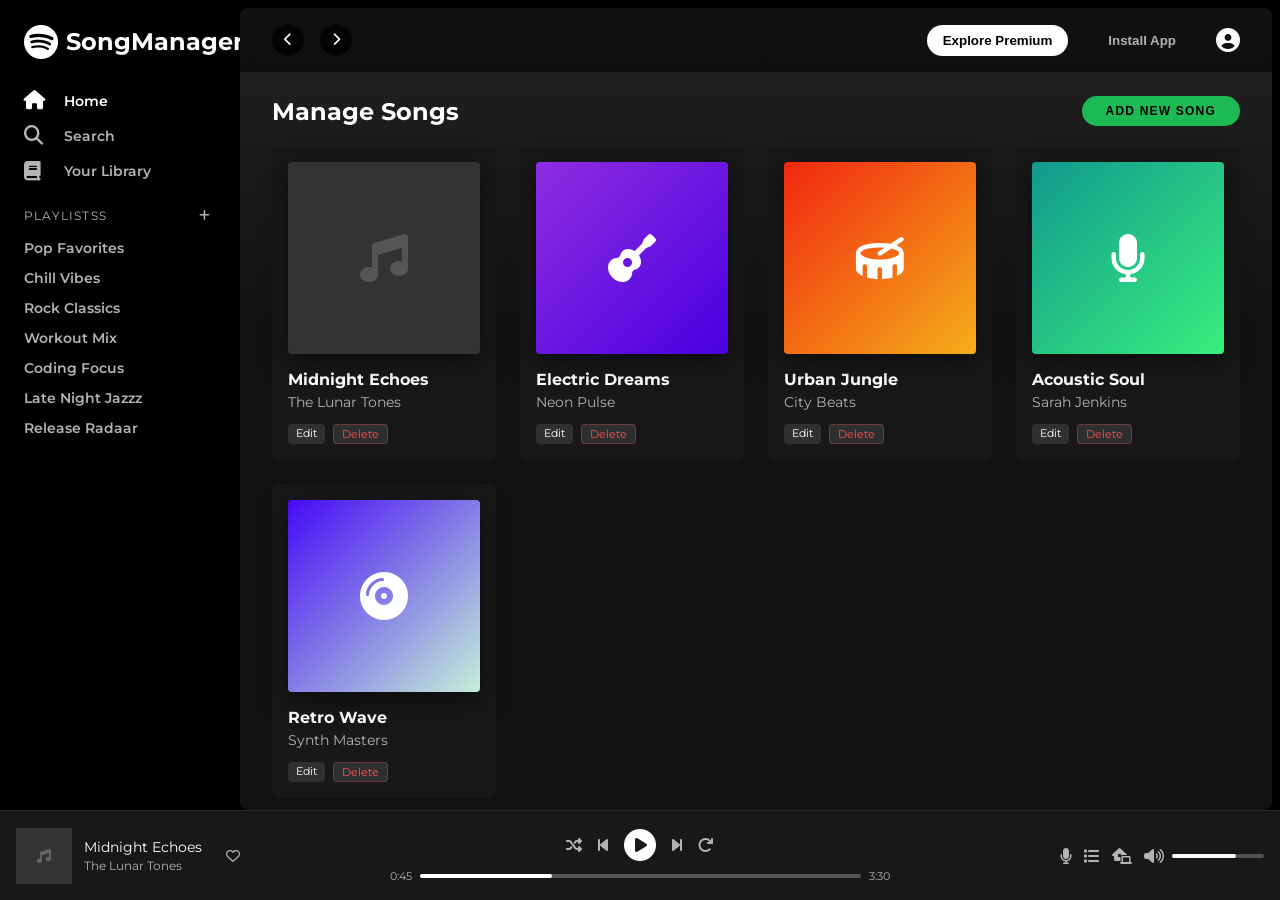
<file: index.html>
<!DOCTYPE html>
<html lang="en">
<head>
    <meta charset="UTF-8">
    <meta name="viewport" content="width=device-width, initial-scale=1.0">
    <title>Song Manager</title>
    <link rel="stylesheet" href="style.css">
    <link rel="stylesheet" href="https://cdnjs.cloudflare.com/ajax/libs/font-awesome/6.4.0/css/all.min.css">
    <link href="https://fonts.googleapis.com/css2?family=Montserrat:wght@400;600;700&display=swap" rel="stylesheet">
</head>
<body>
    <div class="container">
        <!-- Sidebar -->
        <div class="sidebar">
            <div class="logo">
                <i class="fab fa-spotify"></i>
                <span>SongManager</span>
            </div>
            
            <div class="navigation-module">
                <ul>
                    <li class="active"><a href="#"><i class="fas fa-home"></i> <span>Home</span></a></li>
                    <li><a href="#"><i class="fas fa-search"></i> <span>Search</span></a></li>
                    <li><a href="#"><i class="fas fa-book"></i> <span>Your Library</span></a></li>
                </ul>
            </div>

            <div class="navigation-module playlist-module">
                <div class="playlist-header">
                    <span>PLAYLISTSS</span>
                    <i class="fas fa-plus action-icon" title="Create Playlist"></i>
                </div>
                <div class="playlist-scroll-area">
                    <ul>
                        <li><a href="#">Pop Favorites</a></li>
                        <li><a href="#">Chill Vibes</a></li>
                        <li><a href="#">Rock Classics</a></li>
                        <li><a href="#">Workout Mix</a></li>
                        <li><a href="#">Coding Focus</a></li>
                        <li><a href="#">Late Night Jazzz</a></li>
                        <li><a href="#">Release Radaar</a></li>
                    </ul>
                </div>
            </div>
        </div>

        <!-- Main Content -->
        <div class="main-content">
            <div class="top-bar">
                <div class="nav-arrows">
                    <button class="nav-btn"><i class="fas fa-chevron-left"></i></button>
                    <button class="nav-btn"><i class="fas fa-chevron-right"></i></button>
                </div>
                <div class="user-actions">
                    <button class="action-btn pill-btn primary">Explore Premium</button>
                    <button class="action-btn pill-btn">Install App</button>
                    <div class="user-profile">
                        <i class="fas fa-user-circle"></i>
                    </div>
                </div>
            </div>

            <div class="content-area">
                <div class="section-header">
                    <h2>Manage Songs</h2>
                    <button class="add-song-btn">Add New Song</button>
                </div>

                <div class="cards-grid">
                    <!-- Song Card 1 -->
                    <div class="card">
                        <div class="card-image">
                            <i class="fas fa-music placeholder-icon"></i>
                            <button class="play-btn"><i class="fas fa-play"></i></button>
                        </div>
                        <div class="card-info">
                            <h3>Midnight Echoes</h3>
                            <p>The Lunar Tones</p>
                        </div>
                        <div class="card-badges">
                            <span class="badge">Edit</span>
                            <span class="badge delete">Delete</span>
                        </div>
                    </div>

                    <!-- Song Card 2 -->
                    <div class="card">
                        <div class="card-image style-2">
                            <i class="fas fa-guitar placeholder-icon"></i>
                            <button class="play-btn"><i class="fas fa-play"></i></button>
                        </div>
                        <div class="card-info">
                            <h3>Electric Dreams</h3>
                            <p>Neon Pulse</p>
                        </div>
                        <div class="card-badges">
                            <span class="badge">Edit</span>
                            <span class="badge delete">Delete</span>
                        </div>
                    </div>

                    <!-- Song Card 3 -->
                    <div class="card">
                        <div class="card-image style-3">
                            <i class="fas fa-drum placeholder-icon"></i>
                            <button class="play-btn"><i class="fas fa-play"></i></button>
                        </div>
                        <div class="card-info">
                            <h3>Urban Jungle</h3>
                            <p>City Beats</p>
                        </div>
                        <div class="card-badges">
                            <span class="badge">Edit</span>
                            <span class="badge delete">Delete</span>
                        </div>
                    </div>

                    <!-- Song Card 4 -->
                    <div class="card">
                        <div class="card-image style-4">
                            <i class="fas fa-microphone placeholder-icon"></i>
                            <button class="play-btn"><i class="fas fa-play"></i></button>
                        </div>
                        <div class="card-info">
                            <h3>Acoustic Soul</h3>
                            <p>Sarah Jenkins</p>
                        </div>
                        <div class="card-badges">
                            <span class="badge">Edit</span>
                            <span class="badge delete">Delete</span>
                        </div>
                    </div>

                    <!-- Song Card 5 -->
                    <div class="card">
                        <div class="card-image style-1">
                            <i class="fas fa-compact-disc placeholder-icon"></i>
                            <button class="play-btn"><i class="fas fa-play"></i></button>
                        </div>
                        <div class="card-info">
                            <h3>Retro Wave</h3>
                            <p>Synth Masters</p>
                        </div>
                        <div class="card-badges">
                            <span class="badge">Edit</span>
                            <span class="badge delete">Delete</span>
                        </div>
                    </div>
                </div>

                <div class="section-header">
                    <h2>Recent Albums</h2>
                    <a href="#" class="see-all">Show all</a>
                </div>

                <div class="cards-grid">
                     <!-- Album Card 1 -->
                     <div class="card">
                        <div class="card-image style-5">
                            <i class="fas fa-record-vinyl placeholder-icon"></i>
                            <button class="play-btn"><i class="fas fa-play"></i></button>
                        </div>
                        <div class="card-info">
                            <h3>Golden Hour</h3>
                            <p>The Solars</p>
                        </div>
                    </div>
                </div>
            </div>
        </div>

        <!-- Now Playing Bar -->
        <div class="player-bar">
            <div class="now-playing">
                <div class="album-art">
                    <i class="fas fa-music"></i>
                </div>
                <div class="track-info">
                    <div class="track-name">Midnight Echoes</div>
                    <div class="artist-name">The Lunar Tones</div>
                </div>
                <div class="like-icon">
                    <i class="far fa-heart"></i>
                </div>
            </div>

            <div class="player-controls">
                <div class="control-buttons">
                    <button class="control-btn shuffle"><i class="fas fa-random"></i></button>
                    <button class="control-btn prev"><i class="fas fa-step-backward"></i></button>
                    <button class="control-btn play-circle"><i class="fas fa-play-circle"></i></button>
                    <button class="control-btn next"><i class="fas fa-step-forward"></i></button>
                    <button class="control-btn repeat"><i class="fas fa-redo"></i></button>
                </div>
                <div class="playback-bar">
                    <span class="time current">0:45</span>
                    <div class="progress-bar-container">
                        <div class="progress-bar"></div>
                    </div>
                    <span class="time total">3:30</span>
                </div>
            </div>

            <div class="volume-controls">
                <button class="control-btn"><i class="fas fa-microphone"></i></button>
                <button class="control-btn"><i class="fas fa-list"></i></button>
                <button class="control-btn"><i class="fas fa-laptop-house"></i></button>
                <div class="volume-slider">
                    <button class="control-btn"><i class="fas fa-volume-up"></i></button>
                    <div class="progress-bar-container volume">
                        <div class="progress-bar" style="width: 70%"></div>
                    </div>
                </div>
            </div>
        </div>
    </div>
</body>
</html>
</file>
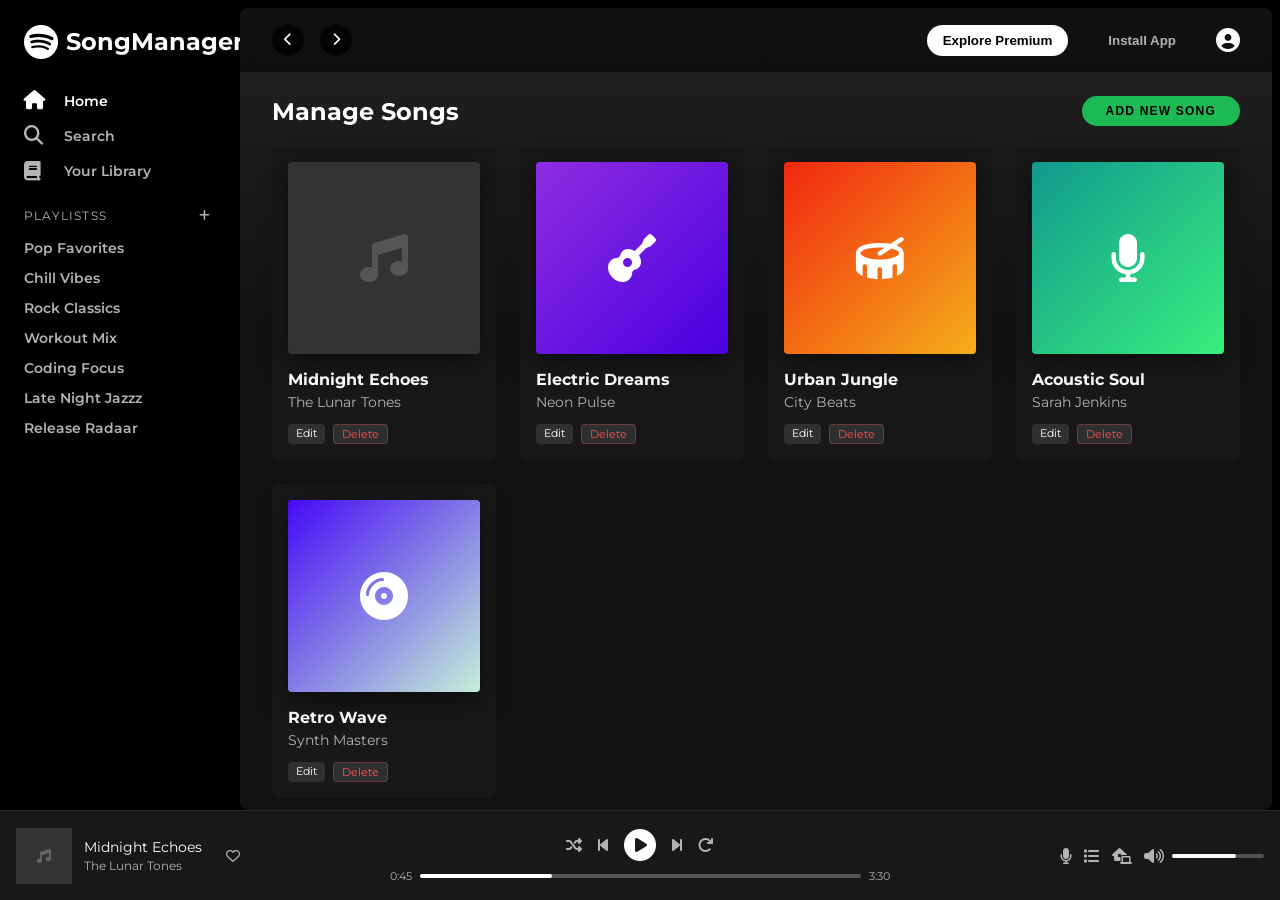
<file: index1.html>
<!DOCTYPE html>
<html lang="en">
<head>
    <meta charset="UTF-8">
    <meta name="viewport" content="width=device-width, initial-scale=1.0">
    <title>Song Manager</title>
    <link rel="stylesheet" href="style.css">
    <link rel="stylesheet" href="https://cdnjs.cloudflare.com/ajax/libs/font-awesome/6.4.0/css/all.min.css">
    <link href="https://fonts.googleapis.com/css2?family=Montserrat:wght@400;600;700&display=swap" rel="stylesheet">
</head>
<body>
    <div class="container">
        <!-- Sidebar -->
        <div class="sidebar">
            <div class="logo">
                <i class="fab fa-spotify"></i>
                <span>SongManagerr</span>
            </div>
            
            <div class="navigation-module">
                <ul>
                    <li class="active"><a href="#"><i class="fas fa-home"></i> <span>Home</span></a></li>
                    <li><a href="#"><i class="fas fa-search"></i> <span>Search</span></a></li>
                    <li><a href="#"><i class="fas fa-book"></i> <span>Your Library</span></a></li>
                </ul>
            </div>

            <div class="navigation-module playlist-module">
                <div class="playlist-header">
                    <span>PLAYLISTSS</span>
                    <i class="fas fa-plus action-icon" title="Create Playlist"></i>
                </div>
                <div class="playlist-scroll-area">
                    <ul>
                        <li><a href="#">Pop Favorites</a></li>
                        <li><a href="#">Chill Vibes</a></li>
                        <li><a href="#">Rock Classics</a></li>
                        <li><a href="#">Workout Mix</a></li>
                        <li><a href="#">Coding Focus</a></li>
                        <li><a href="#">Late Night Jazzz</a></li>
                        <li><a href="#">Release Radaar</a></li>
                    </ul>
                </div>
            </div>
        </div>

        <!-- Main Content -->
        <div class="main-content">
            <div class="top-bar">
                <div class="nav-arrows">
                    <button class="nav-btn"><i class="fas fa-chevron-left"></i></button>
                    <button class="nav-btn"><i class="fas fa-chevron-right"></i></button>
                </div>
                <div class="user-actions">
                    <button class="action-btn pill-btn primary">Explore Premium</button>
                    <button class="action-btn pill-btn">Install App</button>
                    <div class="user-profile">
                        <i class="fas fa-user-circle"></i>
                    </div>
                </div>
            </div>

            <div class="content-area">
                <div class="section-header">
                    <h2>Manage Songs</h2>
                    <button class="add-song-btn">Add New Song</button>
                </div>

                <div class="cards-grid">
                    <!-- Song Card 1 -->
                    <div class="card">
                        <div class="card-image">
                            <i class="fas fa-music placeholder-icon"></i>
                            <button class="play-btn"><i class="fas fa-play"></i></button>
                        </div>
                        <div class="card-info">
                            <h3>Midnight Echoes</h3>
                            <p>The Lunar Tones</p>
                        </div>
                        <div class="card-badges">
                            <span class="badge">Edit</span>
                            <span class="badge delete">Delete</span>
                        </div>
                    </div>

                    <!-- Song Card 2 -->
                    <div class="card">
                        <div class="card-image style-2">
                            <i class="fas fa-guitar placeholder-icon"></i>
                            <button class="play-btn"><i class="fas fa-play"></i></button>
                        </div>
                        <div class="card-info">
                            <h3>Electric Dreams</h3>
                            <p>Neon Pulse</p>
                        </div>
                        <div class="card-badges">
                            <span class="badge">Edit</span>
                            <span class="badge delete">Delete</span>
                        </div>
                    </div>

                    <!-- Song Card 3 -->
                    <div class="card">
                        <div class="card-image style-3">
                            <i class="fas fa-drum placeholder-icon"></i>
                            <button class="play-btn"><i class="fas fa-play"></i></button>
                        </div>
                        <div class="card-info">
                            <h3>Urban Jungle</h3>
                            <p>City Beats</p>
                        </div>
                        <div class="card-badges">
                            <span class="badge">Edit</span>
                            <span class="badge delete">Delete</span>
                        </div>
                    </div>

                    <!-- Song Card 4 -->
                    <div class="card">
                        <div class="card-image style-4">
                            <i class="fas fa-microphone placeholder-icon"></i>
                            <button class="play-btn"><i class="fas fa-play"></i></button>
                        </div>
                        <div class="card-info">
                            <h3>Acoustic Soul</h3>
                            <p>Sarah Jenkins</p>
                        </div>
                        <div class="card-badges">
                            <span class="badge">Edit</span>
                            <span class="badge delete">Delete</span>
                        </div>
                    </div>

                    <!-- Song Card 5 -->
                    <div class="card">
                        <div class="card-image style-1">
                            <i class="fas fa-compact-disc placeholder-icon"></i>
                            <button class="play-btn"><i class="fas fa-play"></i></button>
                        </div>
                        <div class="card-info">
                            <h3>Retro Wave</h3>
                            <p>Synth Masters</p>
                        </div>
                        <div class="card-badges">
                            <span class="badge">Edit</span>
                            <span class="badge delete">Delete</span>
                        </div>
                    </div>
                </div>

                <div class="section-header">
                    <h2>Recent Albums</h2>
                    <a href="#" class="see-all">Show all</a>
                </div>

                <div class="cards-grid">
                     <!-- Album Card 1 -->
                     <div class="card">
                        <div class="card-image style-5">
                            <i class="fas fa-record-vinyl placeholder-icon"></i>
                            <button class="play-btn"><i class="fas fa-play"></i></button>
                        </div>
                        <div class="card-info">
                            <h3>Golden Hour</h3>
                            <p>The Solars</p>
                        </div>
                    </div>
                </div>
            </div>
        </div>

        <!-- Now Playing Bar -->
        <div class="player-bar">
            <div class="now-playing">
                <div class="album-art">
                    <i class="fas fa-music"></i>
                </div>
                <div class="track-info">
                    <div class="track-name">Midnight Echoes</div>
                    <div class="artist-name">The Lunar Tones</div>
                </div>
                <div class="like-icon">
                    <i class="far fa-heart"></i>
                </div>
            </div>

            <div class="player-controls">
                <div class="control-buttons">
                    <button class="control-btn shuffle"><i class="fas fa-random"></i></button>
                    <button class="control-btn prev"><i class="fas fa-step-backward"></i></button>
                    <button class="control-btn play-circle"><i class="fas fa-play-circle"></i></button>
                    <button class="control-btn next"><i class="fas fa-step-forward"></i></button>
                    <button class="control-btn repeat"><i class="fas fa-redo"></i></button>
                </div>
                <div class="playback-bar">
                    <span class="time current">0:45</span>
                    <div class="progress-bar-container">
                        <div class="progress-bar"></div>
                    </div>
                    <span class="time total">3:30</span>
                </div>
            </div>

            <div class="volume-controls">
                <button class="control-btn"><i class="fas fa-microphone"></i></button>
                <button class="control-btn"><i class="fas fa-list"></i></button>
                <button class="control-btn"><i class="fas fa-laptop-house"></i></button>
                <div class="volume-slider">
                    <button class="control-btn"><i class="fas fa-volume-up"></i></button>
                    <div class="progress-bar-container volume">
                        <div class="progress-bar" style="width: 70%"></div>
                    </div>
                </div>
            </div>
        </div>
    </div>
</body>
</html>
</file>
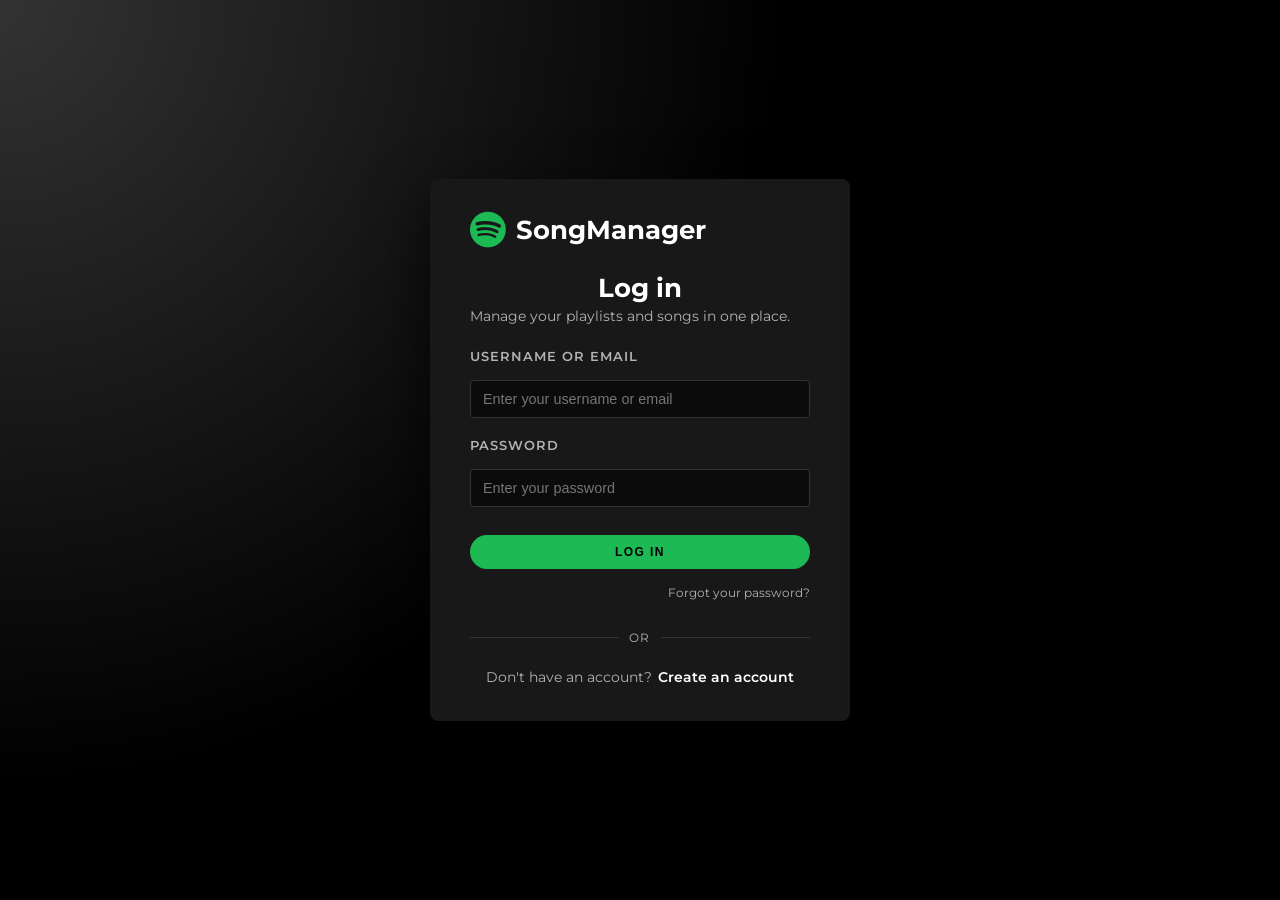
<file: login.html>
<!DOCTYPE html>
<html lang="en">
<head>
    <meta charset="UTF-8">
    <meta name="viewport" content="width=device-width, initial-scale=1.0">
    <title>Song Manager - Login</title>
    <link rel="stylesheet" href="style.css">
    <link rel="stylesheet" href="https://cdnjs.cloudflare.com/ajax/libs/font-awesome/6.4.0/css/all.min.css">
    <link href="https://fonts.googleapis.com/css2?family=Montserrat:wght@400;600;700&display=swap" rel="stylesheet">
</head>
<body class="login-body">
    <div class="login-page-container">
        <div class="login-card">
            <div class="login-logo">
                <i class="fab fa-spotify"></i>
                <span>SongManager</span>
            </div>

            <h1 class="login-title"><center>Log in</center></h1>
            <p class="login-subtitle">Manage your playlists and songs in one place.</p>

            <form class="login-form">
                <label for="identifier" class="login-label">Username or email</label>
                <input type="text" id="identifier" name="identifier" class="login-input" placeholder="Enter your username or email" required>

                <label for="password" class="login-label">Password</label>
                <input type="password" id="password" name="password" class="login-input" placeholder="Enter your password" required>

                <button type="submit" class="login-btn">Log in</button>

                <div class="login-helper-row">
                    <a href="#" class="forgot-link">Forgot your password?</a>
                </div>

                <div class="divider">
                    <span>OR</span>
                </div>

                <div class="signup-row">
                    <span class="signup-text">Don't have an account?</span>
                    <a href="signup.html" class="signup-link">Create an account</a>
                </div>
            </form>
        </div>
    </div>
</body>
</html>
</file>
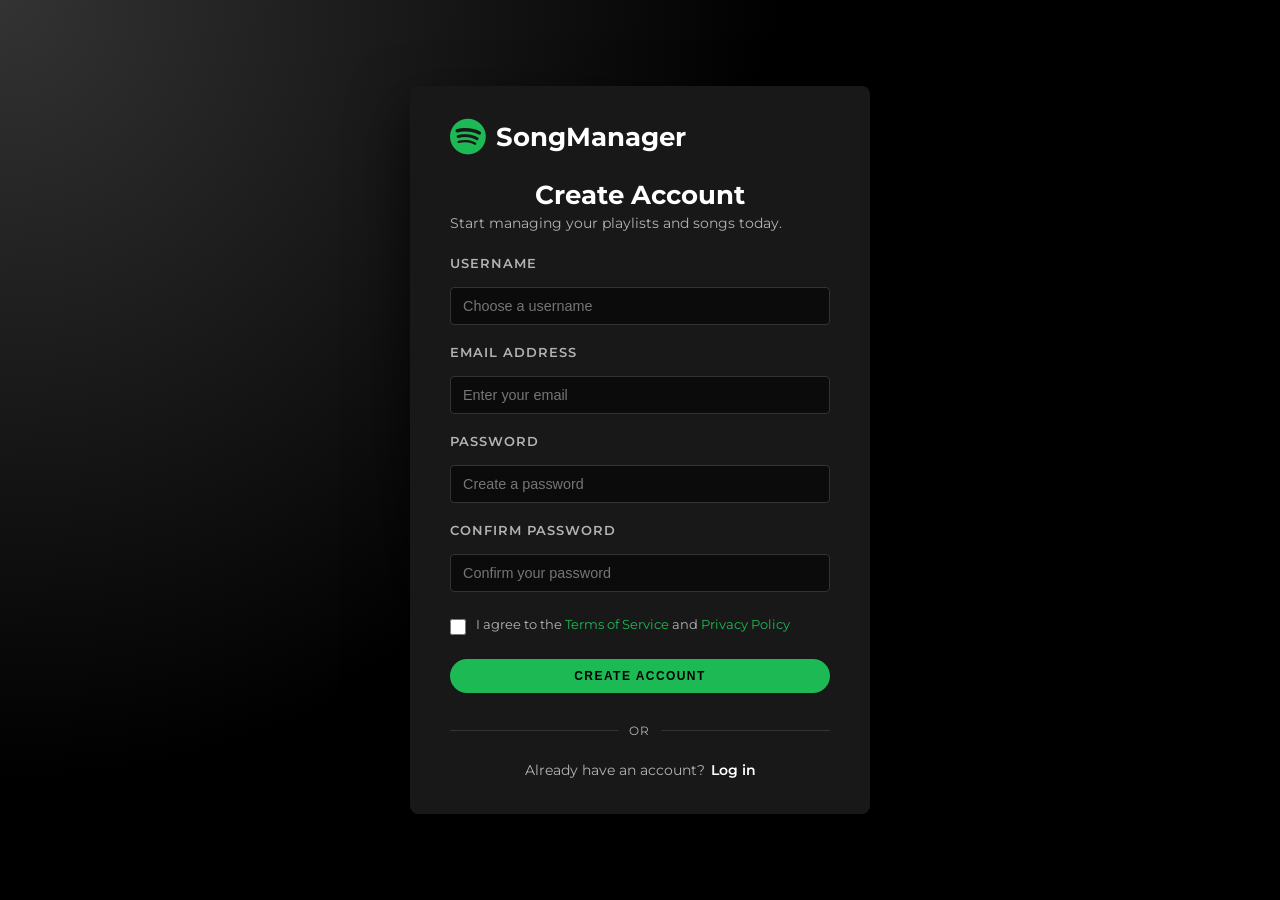
<file: signup.html>
<!DOCTYPE html>
<html lang="en">
<head>
    <meta charset="UTF-8">
    <meta name="viewport" content="width=device-width, initial-scale=1.0">
    <title>Song Manager - Sign Up</title>
    <link rel="stylesheet" href="style.css">
    <link rel="stylesheet" href="https://cdnjs.cloudflare.com/ajax/libs/font-awesome/6.4.0/css/all.min.css">
    <link href="https://fonts.googleapis.com/css2?family=Montserrat:wght@400;600;700&display=swap" rel="stylesheet">
</head>
<body class="login-body">
    <div class="login-page-container">
        <div class="login-card signup-card">
            <div class="login-logo">
                <i class="fab fa-spotify"></i>
                <span>SongManager</span>
            </div>

            <h1 class="login-title"><center>Create Account</center></h1>
            <p class="login-subtitle">Start managing your playlists and songs today.</p>

            <form class="login-form">
                <label for="username" class="login-label">Username</label>
                <input type="text" id="username" name="username" class="login-input" placeholder="Choose a username" required>

                <label for="email" class="login-label">Email Address</label>
                <input type="email" id="email" name="email" class="login-input" placeholder="Enter your email" required>

                <label for="password" class="login-label">Password</label>
                <input type="password" id="password" name="password" class="login-input" placeholder="Create a password" required>

                <label for="confirm-password" class="login-label">Confirm Password</label>
                <input type="password" id="confirm-password" name="confirm-password" class="login-input" placeholder="Confirm your password" required>

                <div class="terms-checkbox">
                    <input type="checkbox" id="terms" name="terms" required>
                    <label for="terms" class="terms-label">
                        I agree to the <a href="#" class="terms-link">Terms of Service</a> and <a href="#" class="terms-link">Privacy Policy</a>
                    </label>
                </div>

                <button type="submit" class="login-btn">Create Account</button>

                <div class="divider">
                    <span>OR</span>
                </div>

                <div class="signup-row">
                    <span class="signup-text">Already have an account?</span>
                    <a href="login.html" class="signup-link">Log in</a>
                </div>
            </form>
        </div>
    </div>
</body>
</html>
</file>
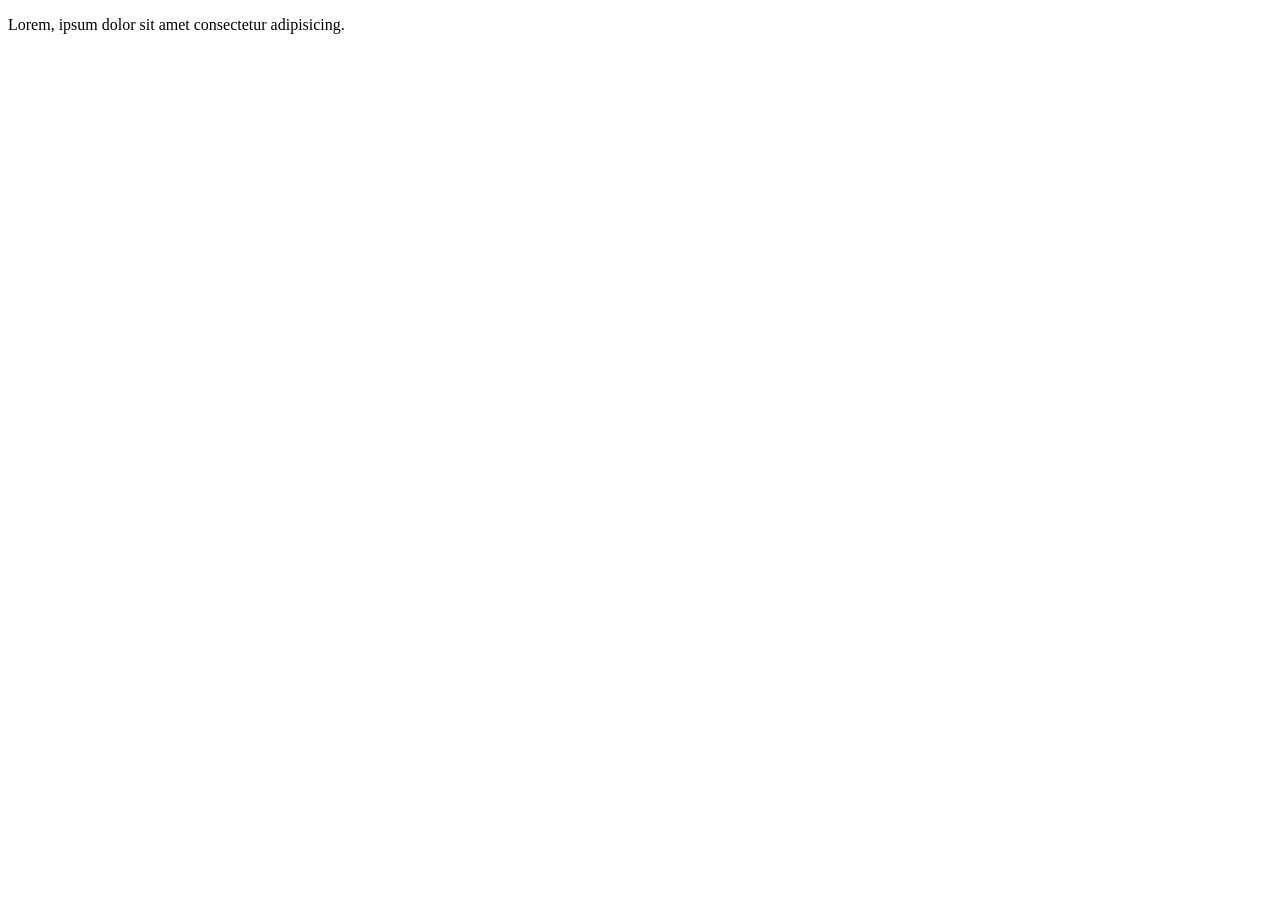
<file: userInformation.html>
<!DOCTYPE html>
<html lang="en">
<head>
    <meta charset="UTF-8">
    <meta name="viewport" content="width=device-width, initial-scale=1.0">
    <title>UserInformation</title>
</head>
<body>
    <p>Lorem, ipsum dolor sit amet consectetur adipisicing.</p>
</body>
</html>
</file>
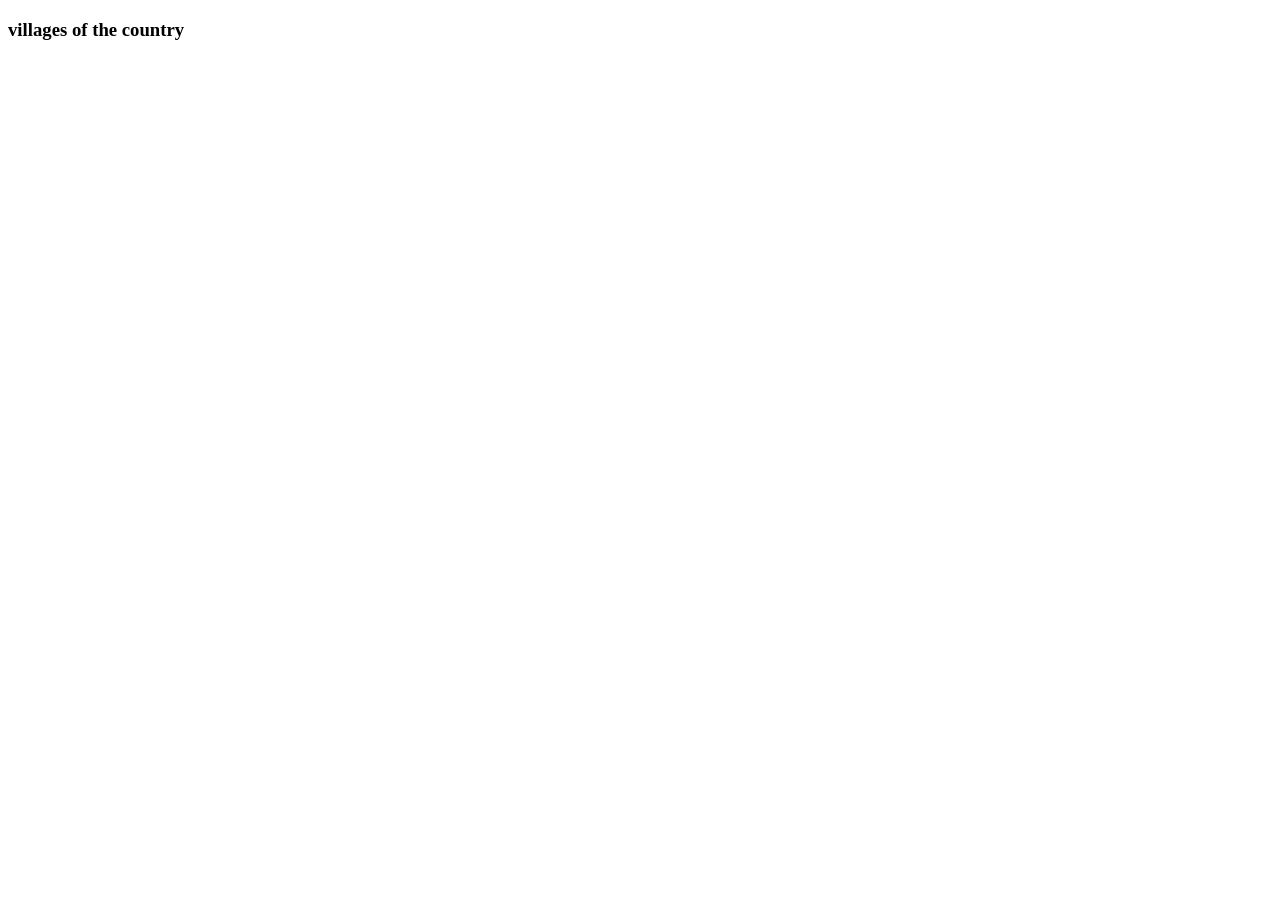
<file: content/village.html>
<!DOCTYPE html>
<html lang="en">
<head>
    <meta charset="UTF-8">
    <meta name="viewport" content="width=device-width, initial-scale=1.0">
    <title>villages
    </title>
</head>
<body>
    <h3>villages of the country</h3>
</body>
</html>
</file>
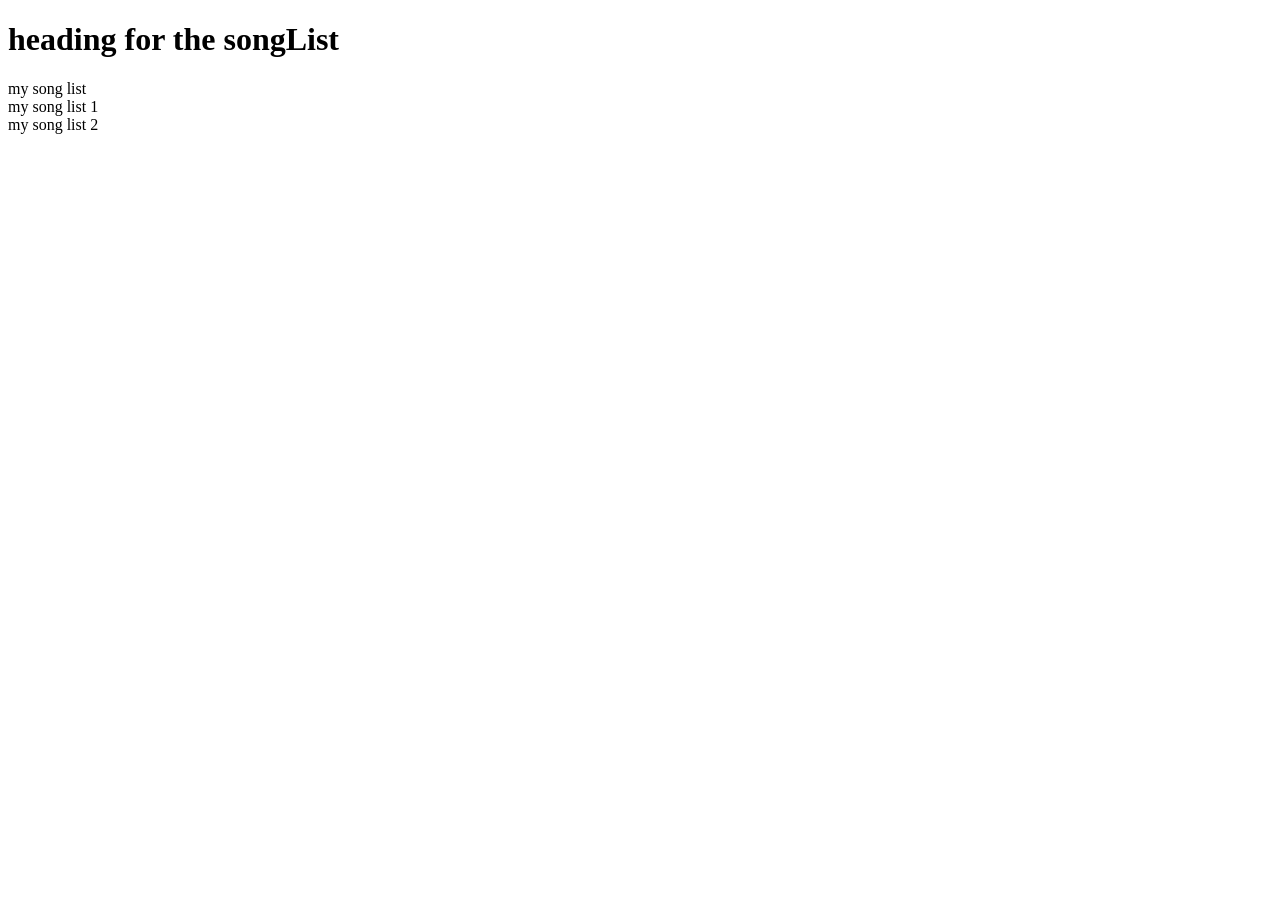
<file: songList/songList.html>
<!DOCTYPE html>
<html lang="en">
<head>
    <meta charset="UTF-8">
    <meta name="viewport" content="width=device-width, initial-scale=1.0">
    <title>songList</title>
</head>
<body>
    <h1>heading for the songList</h1>
    <div>my song list </div>
    <div>my song list 1 </div>
    <div>my song list 2 </div>
</body>
</html>
</file>
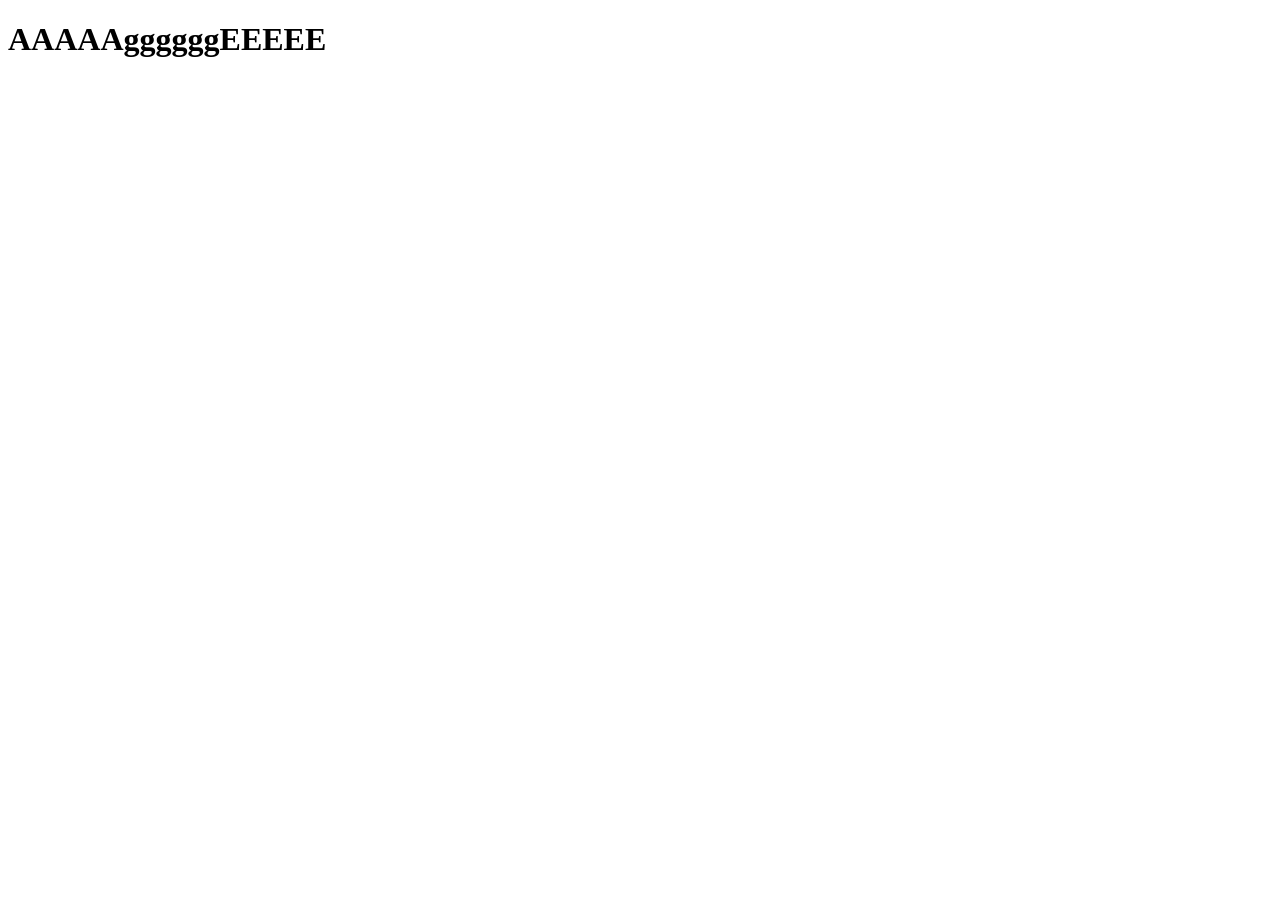
<file: users/userAge.html>
<!DOCTYPE html>
<html lang="en">
<head>
    <meta charset="UTF-8">
    <meta name="viewport" content="width=device-width, initial-scale=1.0">
    <title>Age</title>
</head>
<body>
    <h1>AAAAAggggggEEEEE</h1>
</body>
</html>
</file>
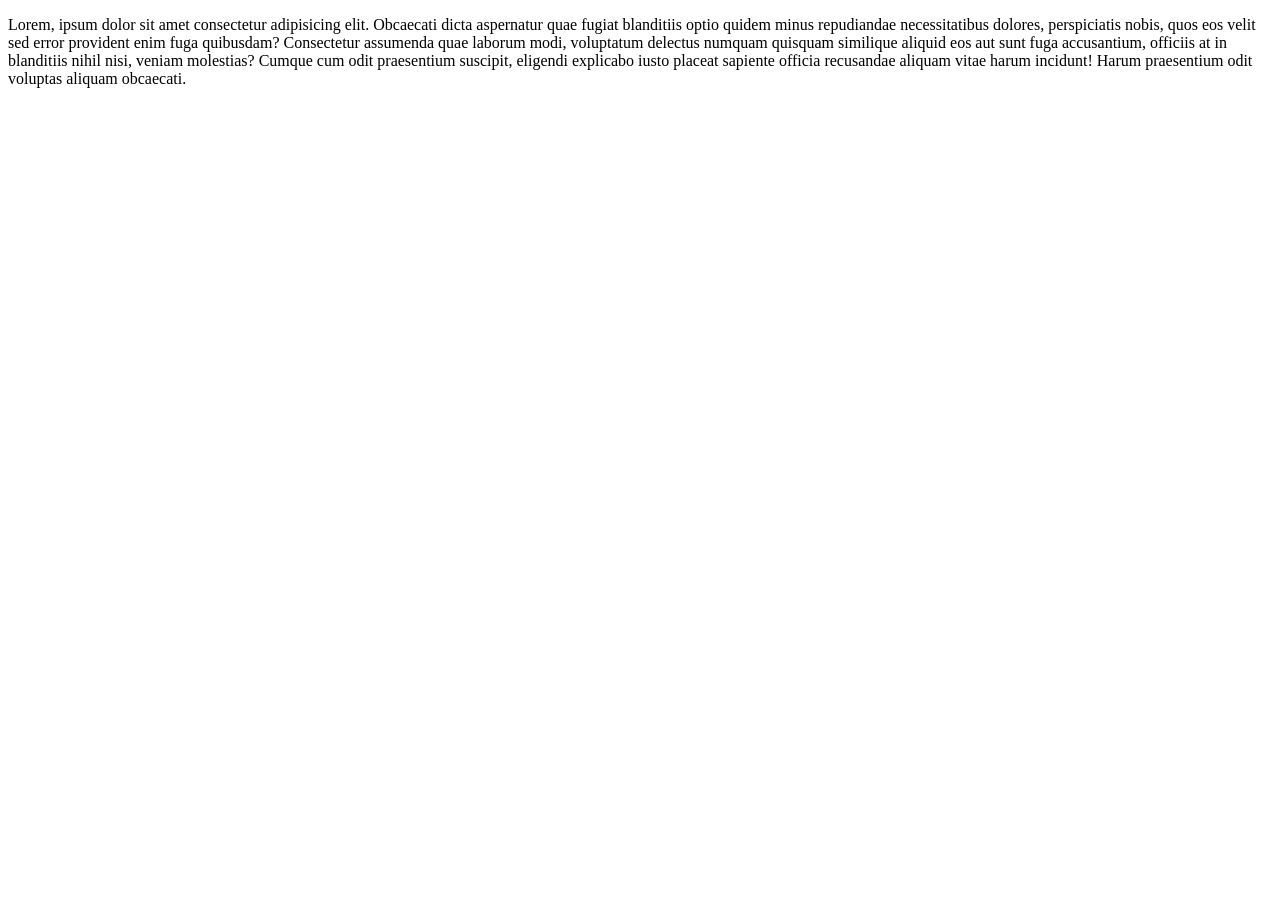
<file: users/userName.html>
<!DOCTYPE html>
<html lang="en">
<head>
    <meta charset="UTF-8">
    <meta name="viewport" content="width=device-width, initial-scale=1.0">
    <title>Document</title>
</head>
<body>
    <p>Lorem, ipsum dolor sit amet consectetur adipisicing elit. 
        Obcaecati dicta aspernatur quae fugiat blanditiis optio quidem 
        minus repudiandae necessitatibus dolores, perspiciatis nobis, 
        quos eos velit sed error provident enim fuga quibusdam? 
        Consectetur assumenda quae laborum modi, voluptatum delectus 
        numquam quisquam similique aliquid eos aut sunt fuga accusantium,
         officiis at in blanditiis nihil nisi, veniam molestias? Cumque cum 
         odit praesentium suscipit, eligendi explicabo iusto placeat sapiente 
         officia recusandae aliquam vitae harum incidunt! Harum praesentium 
         odit voluptas aliquam obcaecati.</p>
</body>
</html>
</file>
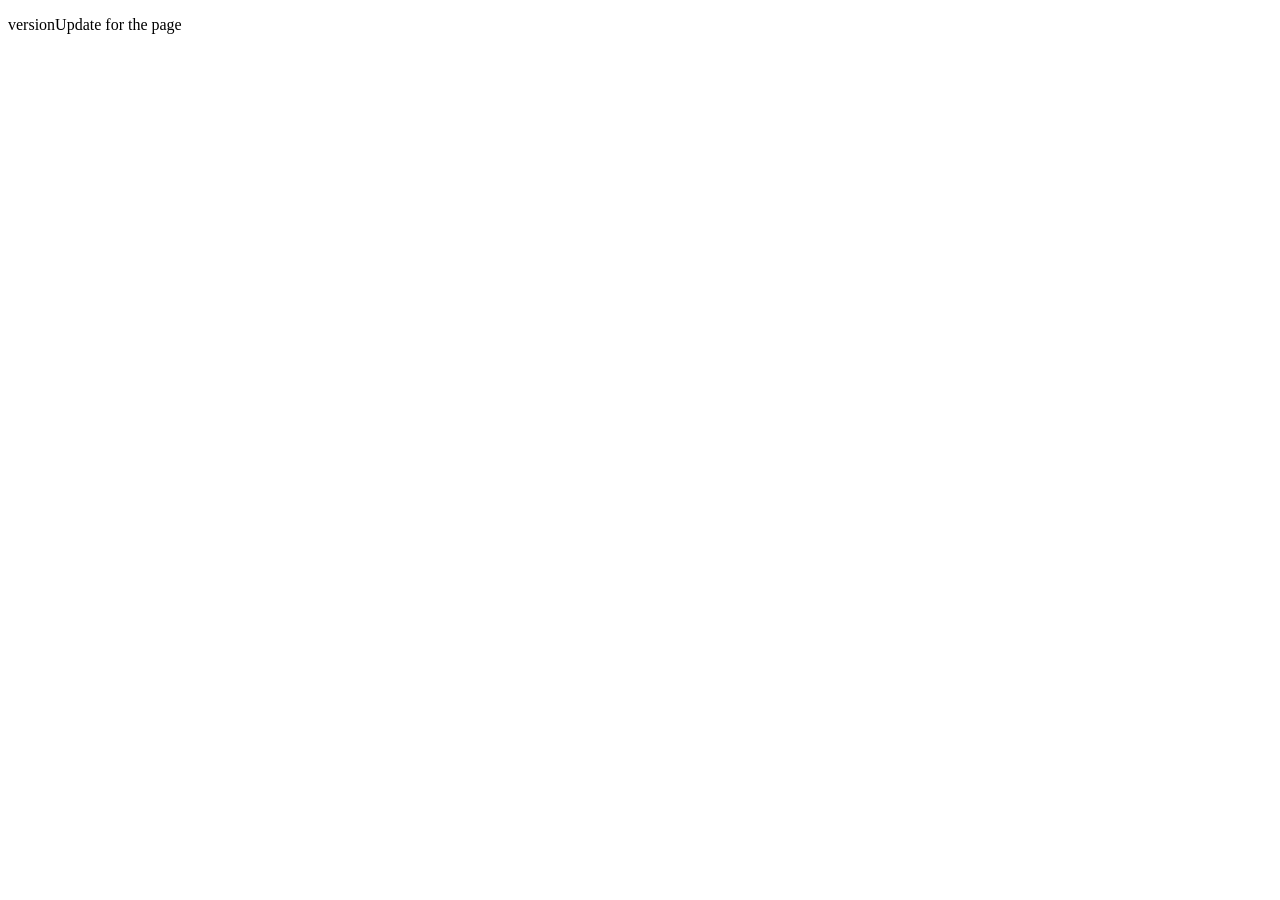
<file: versionUpdate/versionUpdate.html>
<!DOCTYPE html>
<html lang="en">
<head>
    <meta charset="UTF-8">
    <meta name="viewport" content="width=device-width, initial-scale=1.0">
    <title>versionUpdate</title>
</head>
<body>
    <p>versionUpdate for the page</p>
</body>
</html>
</file>
<file: style.css>
:root {
    --bg-black: #000000;
    --bg-dark: #121212;
    --bg-elevated: #181818;
    --bg-elevated-hover: #282828;
    --primary-green: #1db954;
    --primary-green-hover: #1ed760;
    --text-white: #ffffff;
    --text-grey: #b3b3b3;
    --border-radius-lg: 8px;
    --border-radius-pill: 32px;
}

* {
    margin: 0;
    padding: 0;
    box-sizing: border-box;
}

body {
    font-family: 'Montserrat', sans-serif;
    background-color: var(--bg-black);
    color: var(--text-white);
    height: 100vh;
    overflow: hidden; /* Prevent body scroll, handle internally */
    font-size: 0.875rem;
}

/* --- LOGIN PAGE --- */
.login-body {
    background: radial-gradient(circle at top left, #333 0%, #000 50%, #000 100%);
}

.login-page-container {
    height: 100vh;
    display: flex;
    align-items: center;
    justify-content: center;
    padding: 16px;
}

.login-card {
    background-color: var(--bg-elevated);
    border-radius: var(--border-radius-lg);
    padding: 32px 40px 36px;
    width: 100%;
    max-width: 420px;
    box-shadow: 0 24px 60px rgba(0, 0, 0, 0.7);
}

.login-logo {
    display: flex;
    align-items: center;
    gap: 10px;
    margin-bottom: 24px;
}

.login-logo i {
    font-size: 2.3rem;
    color: var(--primary-green);
}

.login-logo span {
    font-size: 1.6rem;
    font-weight: 700;
}

.login-title {
    font-size: 1.6rem;
    margin-bottom: 4px;
}

.login-subtitle {
    font-size: 0.9rem;
    color: var(--text-grey);
    margin-bottom: 24px;
}

.login-form {
    display: flex;
    flex-direction: column;
    gap: 12px;
}

.login-label {
    font-size: 0.8rem;
    font-weight: 600;
    text-transform: uppercase;
    letter-spacing: 0.08em;
    color: var(--text-grey);
}

.login-input {
    margin-top: 4px;
    margin-bottom: 8px;
    padding: 10px 12px;
    border-radius: 4px;
    border: 1px solid #333;
    background-color: #0b0b0b;
    color: var(--text-white);
    font-size: 0.9rem;
}

.login-input:focus {
    outline: none;
    border-color: var(--primary-green);
    box-shadow: 0 0 0 1px var(--primary-green);
}

.login-btn {
    margin-top: 8px;
    width: 100%;
    padding: 10px 16px;
    border-radius: var(--border-radius-pill);
    border: none;
    background-color: var(--primary-green);
    color: var(--bg-black);
    font-weight: 700;
    text-transform: uppercase;
    letter-spacing: 0.12em;
    font-size: 0.75rem;
    cursor: pointer;
    transition: background-color 0.1s, transform 0.1s;
}

.login-btn:hover {
    background-color: var(--primary-green-hover);
    transform: scale(1.02);
}

.login-helper-row {
    margin-top: 4px;
    display: flex;
    justify-content: flex-end;
}

.forgot-link {
    font-size: 0.75rem;
    color: var(--text-grey);
    text-decoration: none;
}

.forgot-link:hover {
    color: var(--text-white);
    text-decoration: underline;
}

.divider {
    display: flex;
    align-items: center;
    gap: 10px;
    margin: 18px 0 8px;
    color: var(--text-grey);
    font-size: 0.75rem;
    text-transform: uppercase;
    letter-spacing: 0.1em;
}

.divider::before,
.divider::after {
    content: "";
    flex: 1;
    height: 1px;
    background-color: #333;
}

.signup-row {
    display: flex;
    justify-content: center;
    align-items: center;
    gap: 6px;
    margin-top: 4px;
    font-size: 0.85rem;
}

.signup-text {
    color: var(--text-grey);
}

.signup-link {
    color: var(--text-white);
    text-decoration: none;
    font-weight: 600;
}

.signup-link:hover {
    color: var(--primary-green);
}

/* --- SIGNUP PAGE SPECIFIC --- */
.signup-card {
    max-width: 460px;
}

.terms-checkbox {
    display: flex;
    align-items: flex-start;
    gap: 10px;
    margin-top: 4px;
    margin-bottom: 4px;
}

.terms-checkbox input[type="checkbox"] {
    margin-top: 3px;
    width: 16px;
    height: 16px;
    cursor: pointer;
    accent-color: var(--primary-green);
}

.terms-label {
    font-size: 0.8rem;
    color: var(--text-grey);
    line-height: 1.4;
}

.terms-link {
    color: var(--primary-green);
    text-decoration: none;
}

.terms-link:hover {
    text-decoration: underline;
}

.container {
    display: grid;
    grid-template-columns: 240px 1fr;
    grid-template-rows: 1fr 90px; /* Main content + Player bar */
    height: 100vh;
    width: 100%;
}

/* --- SIDEBAR --- */
.sidebar {
    background-color: var(--bg-black);
    padding: 24px;
    display: flex;
    flex-direction: column;
    gap: 24px;
    grid-row: 1 / 2;
    grid-column: 1 / 2;
}

.logo {
    display: flex;
    align-items: center;
    gap: 8px;
    color: var(--text-white);
    font-size: 1.5rem;
    font-weight: 700;
    margin-bottom: 8px;
}

.logo i {
    font-size: 2.2rem;
}

.navigation-module ul {
    list-style: none;
    display: flex;
    flex-direction: column;
    gap: 16px;
}

.navigation-module li a {
    text-decoration: none;
    color: var(--text-grey);
    font-weight: 600;
    display: flex;
    align-items: center;
    gap: 16px;
    transition: color 0.2s;
    font-size: 0.9rem;
}

.navigation-module li a:hover, .navigation-module li.active a {
    color: var(--text-white);
}

.navigation-module li a i {
    font-size: 1.2rem;
    width: 24px; /* Icon alignment */
}

.playlist-header {
    display: flex;
    justify-content: space-between;
    align-items: center;
    color: var(--text-grey);
    font-size: 0.75rem;
    letter-spacing: 0.1em;
    margin-bottom: 12px;
}

.action-icon {
    cursor: pointer;
    padding: 5px;
}
.action-icon:hover {
    color: var(--text-white);
}

.playlist-scroll-area ul {
    list-style: none;
    display: flex;
    flex-direction: column;
    gap: 12px;
    height: 200px;
    overflow-y: auto; 
    /* Custom Scrollbar for list */
    padding-right: 10px;
}

.playlist-scroll-area::-webkit-scrollbar {
    width: 8px;
}
.playlist-scroll-area::-webkit-scrollbar-thumb {
    background-color: #555; 
    border-radius: 4px;
}

.playlist-scroll-area li a {
    text-decoration: none;
    color: var(--text-grey);
    font-size: 0.9rem;
    transition: color 0.2s;
    text-overflow: ellipsis;
    white-space: nowrap;
    overflow: hidden;
    display: block;
}

.playlist-scroll-area li a:hover {
    color: var(--text-white);
}

/* --- MAIN CONTENT --- */
.main-content {
    background-color: var(--bg-dark); /* Fallback */
    background: linear-gradient(180deg, #222 0%, var(--bg-dark) 40%);
    border-radius: 8px; /* Slightly rounded if we want margin globally, but standard spotify is flush mostly or gap */
    margin: 8px 8px 0 0; /* Add slight separation from sidebar */
    overflow-y: auto;
    position: relative;
    grid-row: 1 / 2;
    grid-column: 2 / 3;
}

/* Custom scrollbar for main content */
.main-content::-webkit-scrollbar {
    width: 12px;
}
.main-content::-webkit-scrollbar-thumb {
    background-color: rgba(255,255,255,0.3); 
}

.sticky-header {
    /* Not fully sticky in this simple demo, but placed at top */
}

.top-bar {
    height: 64px;
    background-color: rgba(0,0,0,0.5); /* Transparent-ish header */
    position: sticky;
    top: 0;
    z-index: 100;
    display: flex;
    justify-content: space-between;
    align-items: center;
    padding: 0 32px;
}

.nav-arrows {
    display: flex;
    gap: 16px;
}

.nav-btn {
    background-color: rgba(0,0,0,0.7);
    border: none;
    border-radius: 50%;
    width: 32px;
    height: 32px;
    color: var(--text-white);
    display: flex;
    justify-content: center;
    align-items: center;
    cursor: pointer;
}

.user-actions {
    display: flex;
    align-items: center;
    gap: 24px;
}

.pill-btn {
    background-color: transparent; /* Default */
    color: var(--text-grey);
    border: none;
    font-weight: 700;
    padding: 8px 16px;
    border-radius: var(--border-radius-pill);
    cursor: pointer;
}

.pill-btn:hover {
    color: var(--text-white);
    transform: scale(1.02);
}

.pill-btn.primary {
    background-color: var(--text-white);
    color: var(--bg-black);
}

.user-profile {
    font-size: 24px;
    cursor: pointer;
    color: var(--text-white);
}

.content-area {
    padding: 24px 32px 80px 32px;
}

.section-header {
    display: flex;
    justify-content: space-between;
    align-items: flex-end;
    margin-bottom: 20px;
}

.section-header h2 {
    font-size: 1.5rem;
    font-weight: 700;
}

.add-song-btn {
    background-color: var(--primary-green);
    color: var(--bg-black);
    border: none;
    padding: 8px 24px;
    border-radius: var(--border-radius-pill);
    font-weight: 700;
    cursor: pointer;
    text-transform: uppercase;
    font-size: 0.75rem;
    letter-spacing: 0.1em;
    transition: transform 0.1s, background-color 0.1s;
}

.add-song-btn:hover {
    transform: scale(1.04);
    background-color: var(--primary-green-hover);
}

.see-all {
    color: var(--text-grey);
    text-decoration: none;
    font-weight: 700;
    font-size: 0.8rem;
    text-transform: uppercase;
}
.see-all:hover {
    text-decoration: underline;
}

/* CARDS GRID */
.cards-grid {
    display: grid;
    grid-template-columns: repeat(auto-fill, minmax(180px, 1fr));
    gap: 24px;
    margin-bottom: 40px;
}

.card {
    background-color: var(--bg-elevated);
    padding: 16px;
    border-radius: var(--border-radius-lg);
    transition: background-color 0.3s ease;
    cursor: pointer;
    display: flex;
    flex-direction: column;
}

.card:hover {
    background-color: var(--bg-elevated-hover);
}

.card-image {
    width: 100%;
    aspect-ratio: 1;
    background-color: #333;
    border-radius: 4px;
    margin-bottom: 16px;
    position: relative;
    box-shadow: 0 8px 24px rgba(0,0,0,0.5);
    display: flex;
    justify-content: center;
    align-items: center;
    color: #555;
    font-size: 3rem;
}

/* Placeholder colors for visual variety */
.style-1 { background: linear-gradient(135deg, #450af5, #c4efd9); color: white; }
.style-2 { background: linear-gradient(135deg, #8e2de2, #4a00e0); color: white; }
.style-3 { background: linear-gradient(135deg, #f12711, #f5af19); color: white; }
.style-4 { background: linear-gradient(135deg, #11998e, #38ef7d); color: white; }
.style-5 { background: linear-gradient(135deg, #ee9ca7, #ffdde1); color: #c45b6b; }


.play-btn {
    position: absolute;
    bottom: 8px;
    right: 8px;
    width: 48px;
    height: 48px;
    border-radius: 50%;
    background-color: var(--primary-green);
    border: none;
    color: black;
    font-size: 1.2rem;
    display: flex;
    justify-content: center;
    align-items: center;
    opacity: 0;
    transform: translateY(8px);
    transition: all 0.3s ease;
    box-shadow: 0 8px 8px rgba(0,0,0,0.3);
    cursor: pointer;
}

.card:hover .play-btn {
    opacity: 1;
    transform: translateY(0);
}

.play-btn:hover {
    background-color: var(--primary-green-hover);
    transform: scale(1.05) !important;
}

.card-info h3 {
    font-size: 1rem;
    font-weight: 700;
    white-space: nowrap;
    overflow: hidden;
    text-overflow: ellipsis;
    margin-bottom: 4px;
}

.card-info p {
    color: var(--text-grey);
    font-size: 0.85rem;
    display: -webkit-box;
    -webkit-line-clamp: 2;
    -webkit-box-orient: vertical; 
    overflow: hidden;
    line-height: 1.4;
}

.card-badges {
    margin-top: 12px;
    display: flex;
    gap: 8px;
}

.badge {
    font-size: 0.7rem;
    background-color: rgba(255,255,255,0.1);
    padding: 2px 8px;
    border-radius: 4px;
    transition: 0.2s;
}

.badge:hover {
    background-color: rgba(255,255,255,0.2);
}

.badge.delete {
    color: #ff5555;
    border: 1px solid rgba(255,85,85,0.3);
}
.badge.delete:hover {
    background-color: rgba(255,85,85,0.1);
    color: #ff7777;
}

/* --- PLAYER BAR --- */
.player-bar {
    grid-column: 1 / 3;
    grid-row: 2 / 3;
    background-color: var(--bg-elevated); /* Often slightly lighter than bg-black */
    border-top: 1px solid #282828;
    display: flex;
    justify-content: space-between;
    align-items: center;
    padding: 0 16px;
    z-index: 200;
}

/* Left: Now Playing */
.now-playing {
    display: flex;
    align-items: center;
    width: 30%;
    min-width: 180px;
}

.now-playing .album-art {
    width: 56px;
    height: 56px;
    background-color: #333;
    margin-right: 12px;
    display: flex;
    align-items: center;
    justify-content: center;
    color: #666;
}

.now-playing .track-info {
    display: flex;
    flex-direction: column;
    justify-content: center;
    margin-right: 24px;
}

.track-name {
    color: var(--text-white);
    font-size: 0.9rem;
    margin-bottom: 2px;
}
.now-playing .track-name:hover {
    text-decoration: underline;
    cursor: pointer;
}

.artist-name {
    color: var(--text-grey);
    font-size: 0.75rem;
}
.now-playing .artist-name:hover {
    color: var(--text-white);
    text-decoration: underline;
    cursor: pointer;
}

.like-icon {
    color: var(--text-grey);
    cursor: pointer;
}
.like-icon:hover {
    color: var(--text-white);
}

/* Center: Controls */
.player-controls {
    display: flex;
    flex-direction: column;
    align-items: center;
    width: 40%;
    max-width: 722px;
}

.control-buttons {
    display: flex;
    align-items: center;
    gap: 16px;
    margin-bottom: 8px;
}

.control-btn {
    background: none;
    border: none;
    color: var(--text-grey);
    cursor: pointer;
    font-size: 1rem;
    transition: color 0.2s;
    display: flex;
    align-items: center;
    justify-content: center;
}

.control-btn:hover {
    color: var(--text-white);
}

.control-btn.play-circle {
    font-size: 2rem;
    color: var(--text-white);
    transition: transform 0.2s;
}
.control-btn.play-circle:hover {
    transform: scale(1.05);
}

.playback-bar {
    width: 100%;
    display: flex;
    align-items: center;
    gap: 8px;
    font-size: 0.7rem;
    color: var(--text-grey);
}

.progress-bar-container {
    height: 4px;
    width: 100%;
    background-color: #535353;
    border-radius: 2px;
    position: relative;
    cursor: pointer;
}

.progress-bar-container:hover .progress-bar {
    background-color: var(--primary-green);
}

.progress-bar {
    height: 100%;
    width: 30%; /* Mock progress */
    background-color: var(--text-white);
    border-radius: 2px;
}

/* Right: Volume */
.volume-controls {
    width: 30%;
    min-width: 180px;
    display: flex;
    justify-content: flex-end;
    align-items: center;
    gap: 12px;
}

.volume-slider {
    display: flex;
    align-items: center;
    gap: 8px;
    width: 120px;
}
.volume-slider .progress-bar-container {
    width: 100%;
}
</file>
